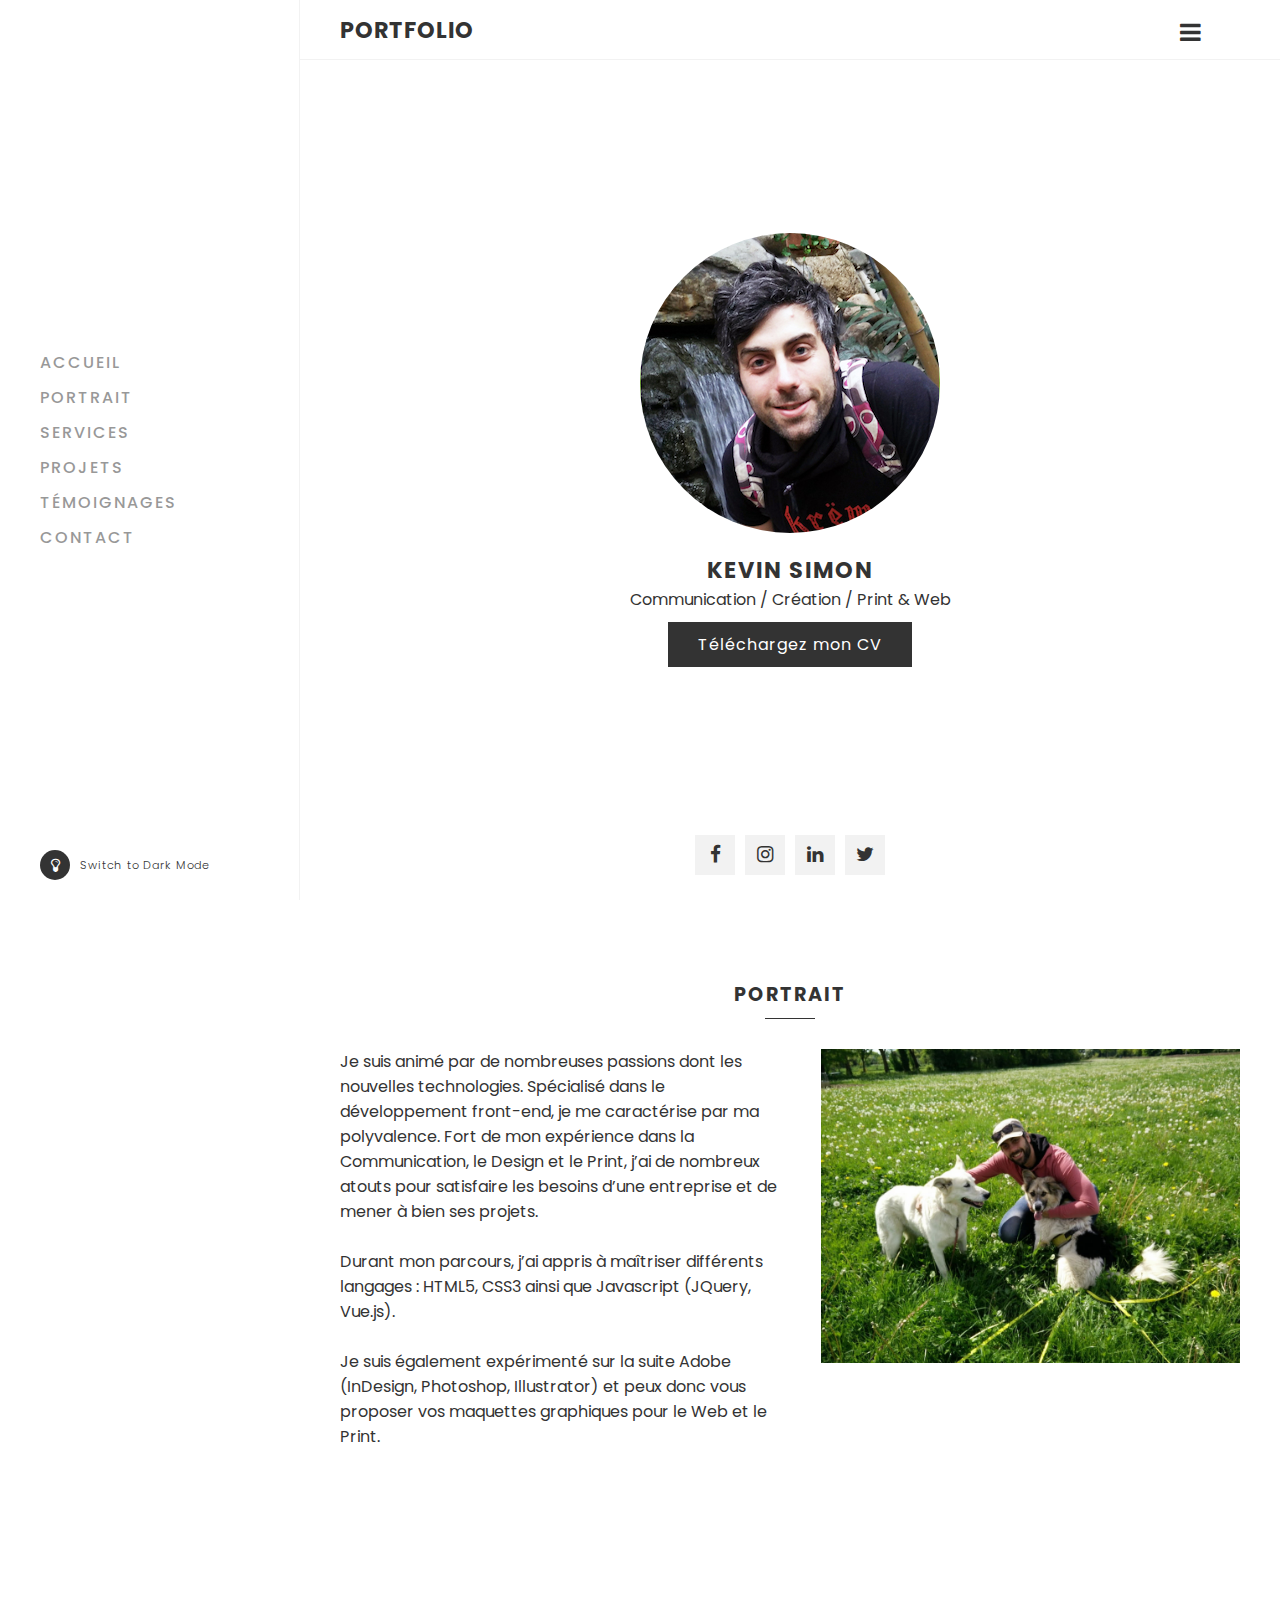
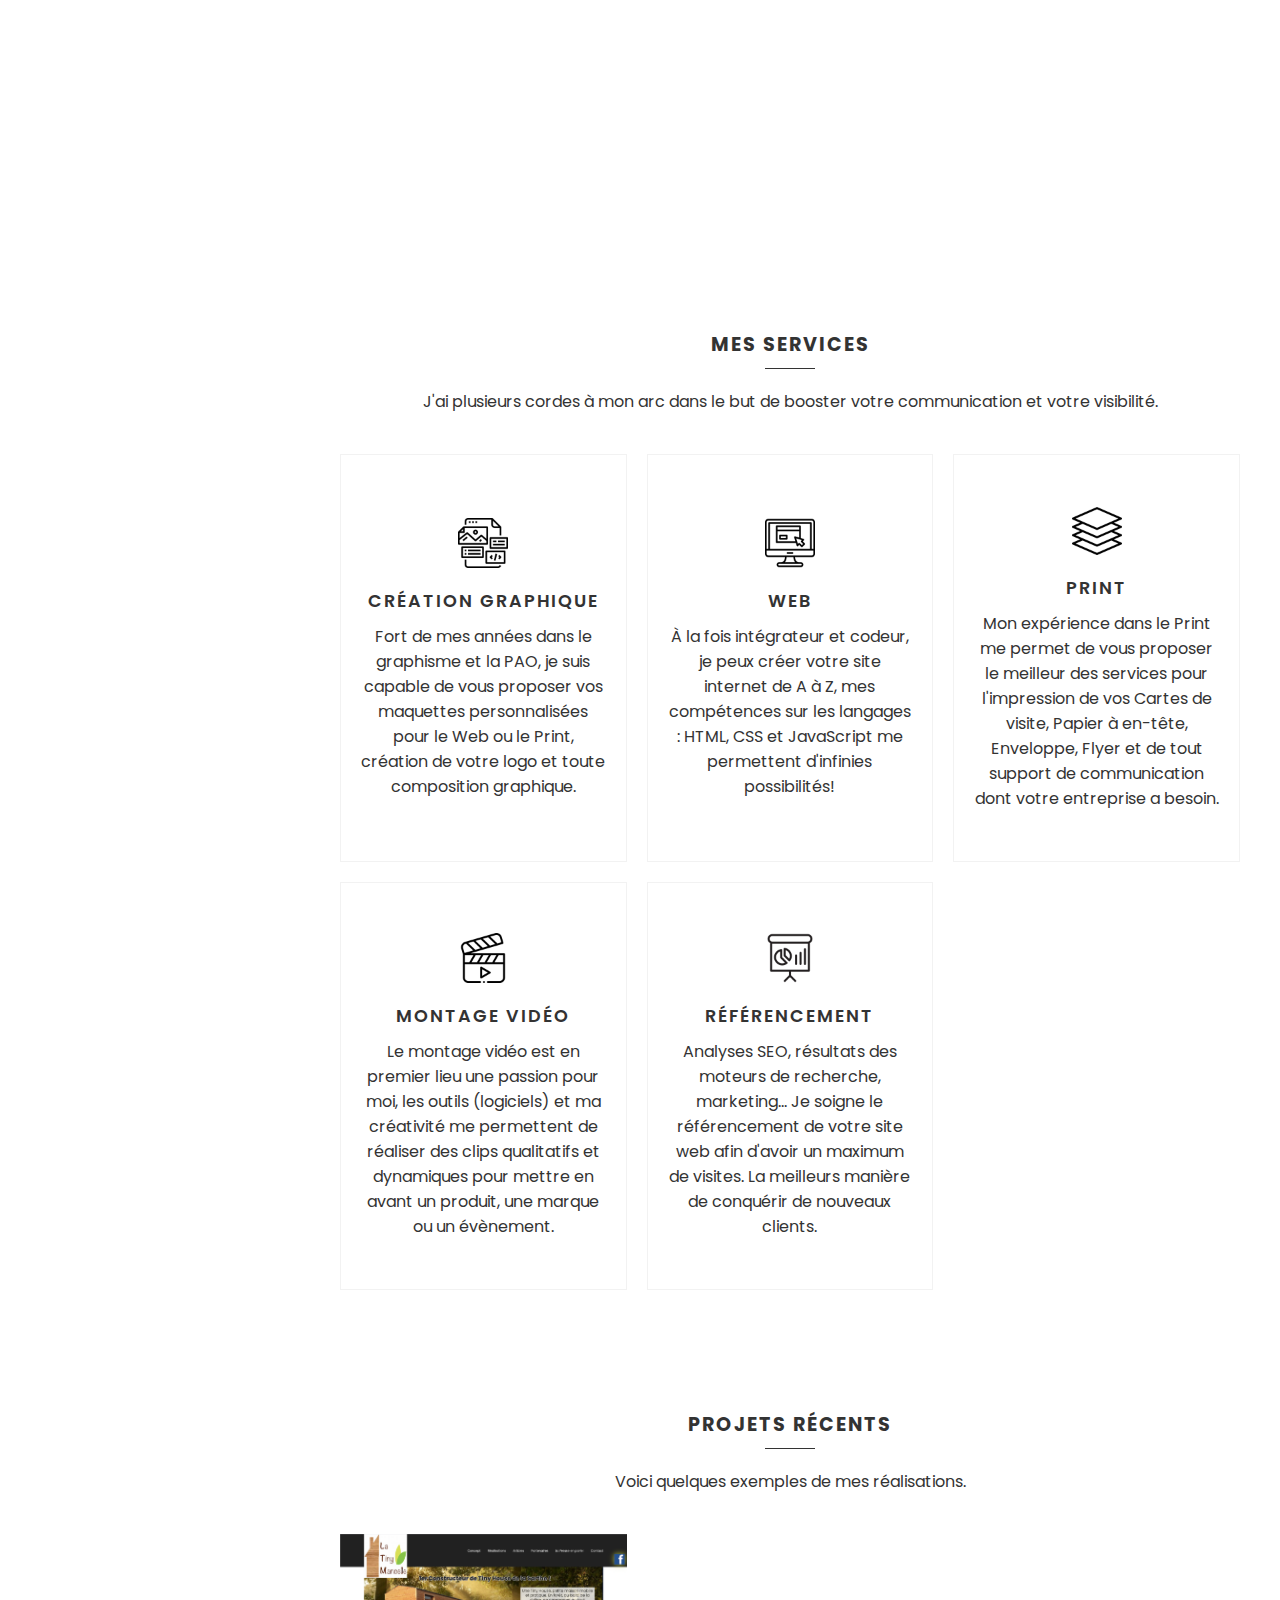
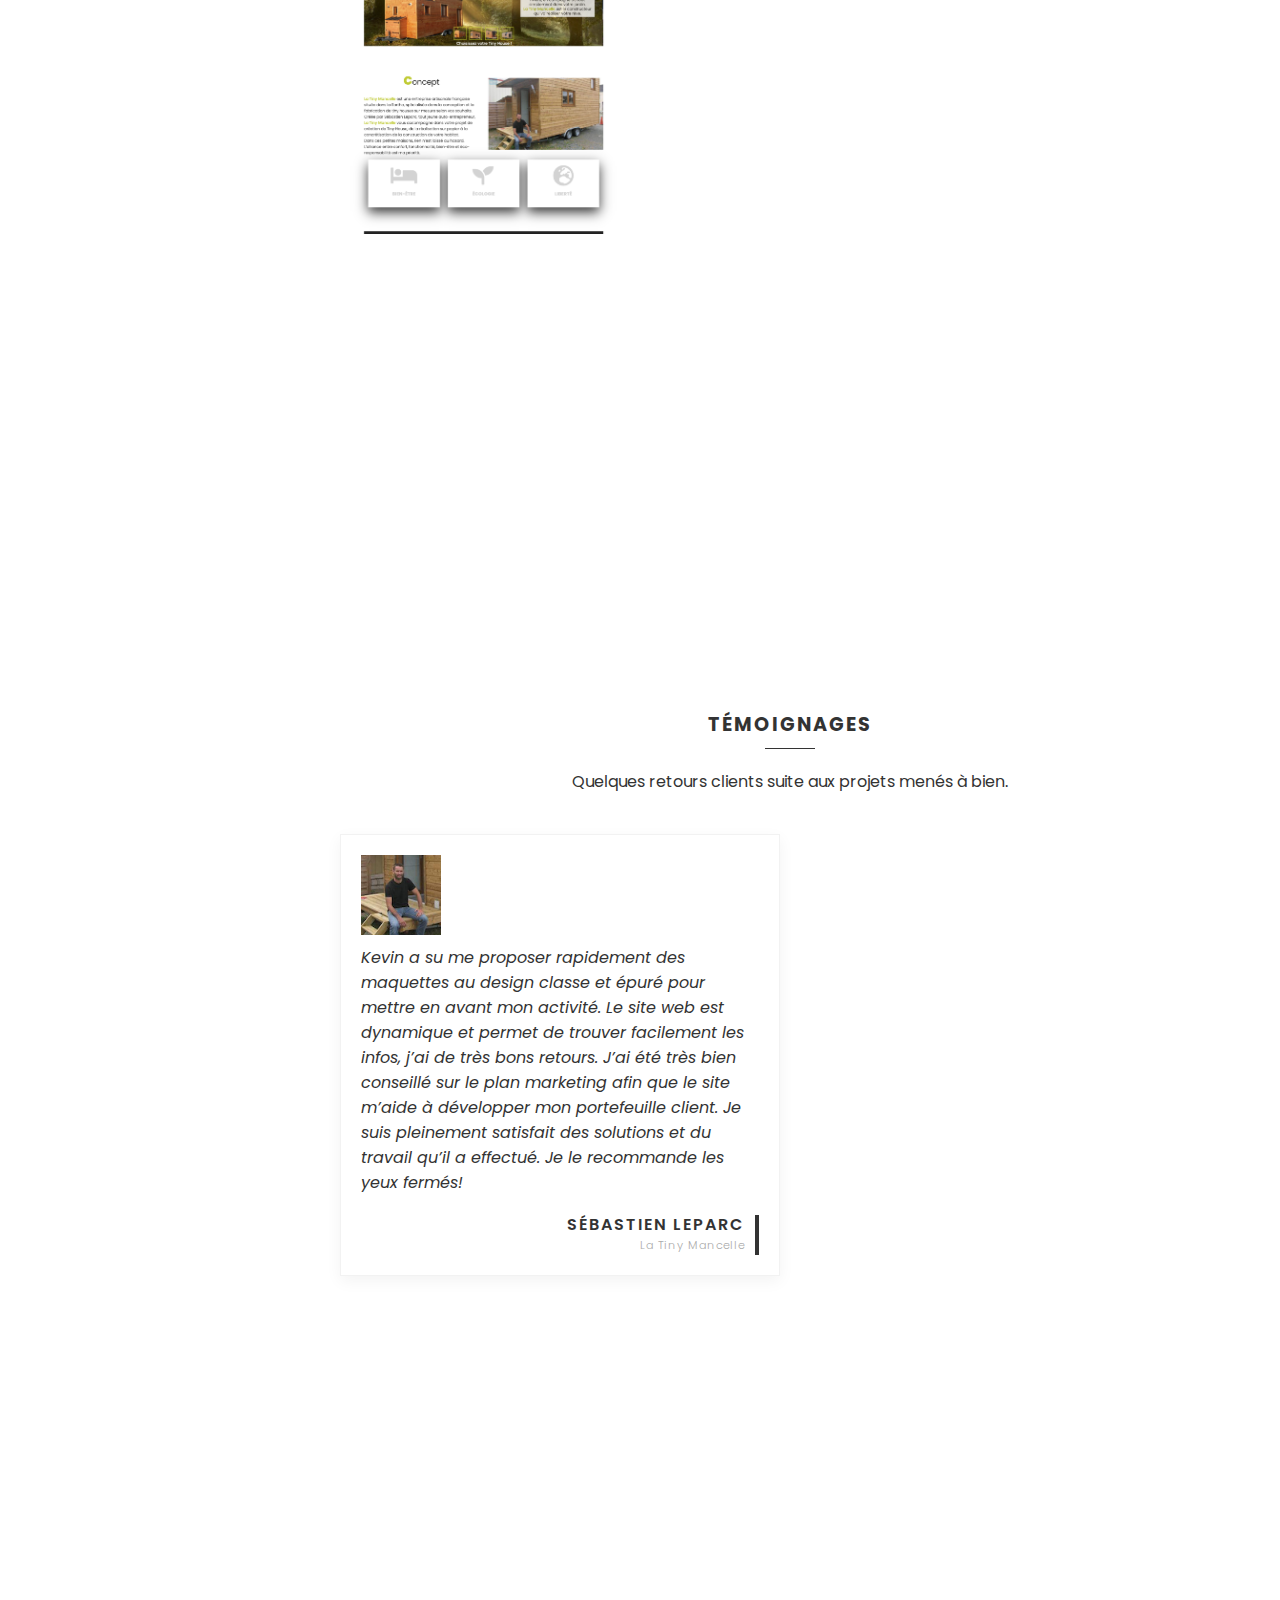
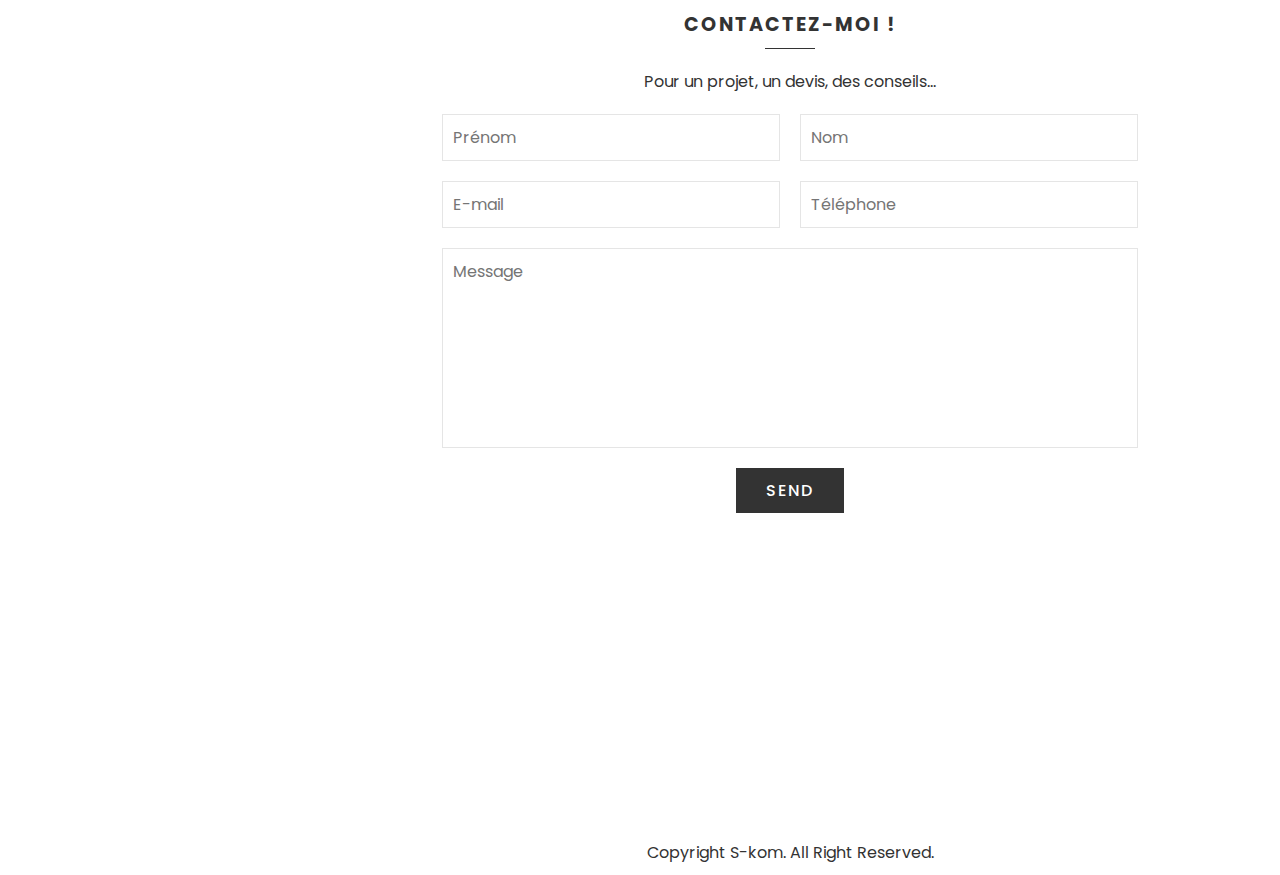
<file: index.html>
<!DOCTYPE html>
    <html>
        <head>
            <meta name="viewport" content="width=device-width, initial-scaled=1.0">
            <meta charset="utf-8" />
            <title>Portfolio Kevin SIMON</title>
            <link rel="stylesheet" href="https://cdnjs.cloudflare.com/ajax/libs/font-awesome/4.7.0/css/font-awesome.css" integrity="sha512-5A8nwdMOWrSz20fDsjczgUidUBR8liPYU+WymTZP1lmY9G6Oc7HlZv156XqnsgNUzTyMefFTcsFH/tnJE/+xBg==" crossorigin="anonymous" referrerpolicy="no-referrer" />
            <link rel="stylesheet" type="text/css" href="style.css">
        </head>

        <body>
           <div class="container">
               <div class="navigation">
                   <ul>
                       <li><a href="#banner" onclick="toggleMenu();">Accueil</a></li>
                       <li><a href="#about" onclick="toggleMenu();">Portrait</a></li>
                       <li><a href="#services" onclick="toggleMenu();">Services</a></li>
                       <li><a href="#project" onclick="toggleMenu();">Projets</a></li>
                       <li><a href="#testimonials" onclick="toggleMenu();">Témoignages</a></li>
                       <li><a href="#contact" onclick="toggleMenu();">Contact</a></li>
                   </ul>
                   <div class="themeSwitch"><i class="fa fa-lightbulb-o" aria-hidden="true"></i></div>
               </div>
               <div class="main">
                   <div class="topbar">
                       <a href="#" class="logo">Portfolio</a>
                       <div class="toggle">
                        <i class="fa fa-bars" aria-hidden="true"></i>
                       </div>
                   </div>

                   <!-- BANNER -->
                   <section class="banner" id="banner">
                       <div class="content">
                           <div class="imgBx">
                               <img src="img/user.jpg">
                           </div>
                           <h3>Kevin SIMON</h3>
                           <p>Communication / Création / Print & Web</p>
                           <a class="btn" href="cv.html">Téléchargez mon CV</a>
                           <ul class="socialMedia">
                               <li><a href="#"><i class="fa fa-facebook" aria-hidden="true"></i></a></li>
                               <li><a href="#"><i class="fa fa-instagram" aria-hidden="true"></i></a></li>
                               <li><a href="#"><i class="fa fa-linkedin" aria-hidden="true"></i></a></li>
                               <li><a href="#"><i class="fa fa-twitter" aria-hidden="true"></i></a></li>
                           </ul>
                       </div>
                   </section>

                   <!-- ABOUT --> 
                   <section class="about adjust" id="about">
                       <div class="title">
                           <h2>Portrait</h2>
                       </div>
                       <div class="content">
                           <div class="textBox">
                               <p>Je suis animé par de nombreuses passions dont les nouvelles technologies. Spécialisé dans le développement front-end, je me caractérise par ma polyvalence. Fort de mon expérience dans la Communication, le Design et le Print, j’ai de nombreux atouts pour satisfaire les besoins d’une entreprise et de mener à bien ses projets.
                                <br><br>
                                Durant mon parcours, j’ai appris à maîtriser différents langages : HTML5, CSS3 ainsi que Javascript (JQuery, Vue.js).
                                <br><br>
                                Je suis également expérimenté sur la suite Adobe (InDesign, Photoshop, Illustrator) et peux donc vous proposer vos maquettes graphiques pour le Web et le Print.</p>
                           </div>
                           <div class="imgBx">
                               <img src="img/bg1.jpg">
                           </div>
                       </div>
                   </section>

                   <!-- SERVICES --> 
                   <section class="services adjust" id="services">
                        <div class="title">
                            <h2>Mes Services</h2>
                            <p>J'ai plusieurs cordes à mon arc dans le but de booster votre communication et votre visibilité.</p>
                        </div>
                        <div class="content">
                            <div class="serviceBox">
                                <img src="img/icon1.png">
                                <h2>Création Graphique</h2>
                                <p>Fort de mes années dans le graphisme et la PAO, je suis capable de vous proposer vos maquettes personnalisées pour le Web ou le Print, création de votre logo et toute composition graphique.</p>
                            </div>
                            <div class="serviceBox">
                                <img src="img/icon2.png">
                                <h2>Web</h2>
                                <p>À la fois intégrateur et codeur, je peux créer votre site internet de A à Z, mes compétences sur les langages : HTML, CSS et JavaScript me permettent d'infinies possibilités!</p>
                            </div>
                            <div class="serviceBox">
                                <img src="img/icon3.png">
                                <h2>Print</h2>
                                <p>Mon expérience dans le Print me permet de vous proposer le meilleur des services pour l'impression de vos Cartes de visite, Papier à en-tête, Enveloppe, Flyer et de tout support de communication dont votre entreprise a besoin.</p>
                            </div>
                            <div class="serviceBox">
                                <img src="img/icon4.png">
                                <h2>Montage Vidéo</h2>
                                <p>Le montage vidéo est en premier lieu une passion pour moi, les outils (logiciels) et ma créativité me permettent de réaliser des clips qualitatifs et dynamiques pour mettre en avant un produit, une marque ou un évènement.</p>
                            </div>
                            <!--
                            <div class="serviceBox">
                                <img src="img/icon5.png">
                                <h2>Rédactionnel (FR)</h2>
                                <p>Le Français est un sujet vaste et complexe, je propose également mes services pour rédiger des articles pour mettre en avant votre image.</p>
                            </div>
                            -->
                            <div class="serviceBox">
                                <img src="img/icon6.png">
                                <h2>Référencement</h2>
                                <p>Analyses SEO, résultats des moteurs de recherche, marketing... Je soigne le référencement de votre site web afin d'avoir un maximum de visites. La meilleurs manière de conquérir de nouveaux clients.</p>
                            </div>
                        </div>
                   </section>

                    <!-- PROJECTS --> 
                    <section class="project adjust" id="project">
                        <div class="title">
                            <h2>Projets récents</h2>
                            <p>Voici quelques exemples de mes réalisations.</p>
                        </div>
                        <div class="content">
                            <div class="workBx">
                                <div class="imgBx">
                                    <img src="img/projets/projet1.png">
                                </div>
                                <div class="textBx">
                                    <h3>tinymancelle.fr</h3>
                                    <p>Site vitrine pour un constructeur de Tiny House.<br>Code HTML5, CSS3 et Javascript. Animations CSS. Bannière ludique.</p>
                                    <div class="visite"><a href="https://tinymancelle.fr/" target="_blank">VISITE</a></div>
                                </div>
                            </div>
                            <!--
                            <div class="workBx">
                                <div class="imgBx">
                                    <img src="img/img2.jpg">
                                </div>
                                <div class="textBx">
                                    <h3>Projet 2</h3>
                                </div>
                            </div>
                            <div class="workBx">
                                <div class="imgBx">
                                    <img src="img/img3.jpg">
                                </div>
                                <div class="textBx">
                                    <h3>Projet 3</h3>
                                </div>
                            </div>
                            <div class="workBx">
                                <div class="imgBx">
                                    <img src="img/img4.jpg">
                                </div>
                                <div class="textBx">
                                    <h3>Projet 4</h3>
                                </div>
                            </div>
                            <div class="workBx">
                                <div class="imgBx">
                                    <img src="img/img5.jpg">
                                </div>
                                <div class="textBx">
                                    <h3>Projet 5</h3>
                                </div>
                            </div>
                            <div class="workBx">
                                <div class="imgBx">
                                    <img src="img/img6.jpg">
                                </div>
                                <div class="textBx">
                                    <h3>Projet 6</h3>
                                </div>
                            </div>
                            <div class="workBx">
                                <div class="imgBx">
                                    <img src="img/img7.jpg">
                                </div>
                                <div class="textBx">
                                    <h3>Projet 7</h3>
                                </div>
                            </div>
                            <div class="workBx">
                                <div class="imgBx">
                                    <img src="img/img8.jpg">
                                </div>
                                <div class="textBx">
                                    <h3>Projet 8</h3>
                                </div>
                            </div>
                            <div class="workBx">
                                <div class="imgBx">
                                    <img src="img/img9.jpg">
                                </div>
                                <div class="textBx">
                                    <h3>Projet 9</h3>
                                </div>
                            </div>
                            -->
                        </div>
                    </section>

                    <!-- TESTIMONIALS --> 
                    <section class="testimonials adjust" id="testimonials">
                        <div class="title">
                            <h2>Témoignages</h2>
                            <p>Quelques retours clients suite aux projets menés à bien.</p>
                        </div>
                        <div class="content">
                            <div class="testimonialsBox">
                                <div class="imgBx">
                                    <img src="img/user1.jpg">
                                </div>
                                <p>Kevin a su me proposer rapidement des maquettes au design classe et épuré pour mettre en avant mon activité. Le site web est dynamique et permet de trouver facilement les infos, j’ai de très bons retours. J’ai été très bien conseillé sur le plan marketing afin que le site m’aide à développer mon portefeuille client. Je suis pleinement satisfait des solutions et du travail qu’il a effectué. Je le recommande les yeux fermés!</p>
                                <h4>Sébastien LEPARC<br><span>La Tiny Mancelle</span></h4>
                            </div>
                            <!--
                            <div class="testimonialsBox">
                                <div class="imgBx">
                                    <img src="img/user2.jpg">
                                </div>
                                <p>Lorem ipsum dolor sit amet consectetur adipisicing elit. Fugiat, quia accusantium! Enim laudantium, tempore voluptatem optio adipisci, temporibus eum error dolorem velit ipsum labore recusandae aliquid impedit. Reiciendis, harum eligendi.</p>
                                <h4>Someone Famouse<br><span>Website Designer</span></h4>
                            </div>
                            <div class="testimonialsBox">
                                <div class="imgBx">
                                    <img src="img/user3.jpg">
                                </div>
                                <p>Lorem ipsum dolor sit amet consectetur adipisicing elit. Fugiat, quia accusantium! Enim laudantium, tempore voluptatem optio adipisci, temporibus eum error dolorem velit ipsum labore recusandae aliquid impedit. Reiciendis, harum eligendi.</p>
                                <h4>Someone Famouse<br><span>Website Designer</span></h4>
                            </div>
                            <div class="testimonialsBox">
                                <div class="imgBx">
                                    <img src="img/user1.jpg">
                                </div>
                                <p>Lorem ipsum dolor sit amet consectetur adipisicing elit. Fugiat, quia accusantium! Enim laudantium, tempore voluptatem optio adipisci, temporibus eum error dolorem velit ipsum labore recusandae aliquid impedit. Reiciendis, harum eligendi.</p>
                                <h4>Someone Famouse<br><span>Website Designer</span></h4>
                            </div>
                            -->
                        </div>
                    </section>

                     <!-- CONTACT --> 
                     <section class="contact adjust" id="contact">
                        <div class="title">
                            <h2>Contactez-moi !</h2>
                            <p>Pour un projet, un devis, des conseils...</p>
                        </div>
                        <form action="/kevinsimon.pro@gmail.com" method="post">
                            <div class="contactForm">
                                <div class="row">
                                    <input type="text" name="" placeholder="Prénom">
                                    <input type="text" name="" placeholder="Nom">
                                </div>
                                <div class="row">
                                    <input type="text" name="" placeholder="E-mail">
                                    <input type="text" name="" placeholder="Téléphone">
                                </div>
                                <div class="row2">
                                    <textarea placeholder="Message"></textarea>
                                </div>
                                <div class="row2">
                                    <input type="submit" value="Send">
                                </div>
                            </div>
                        </form>
                     </section>

                     <!-- COPYRIGHT -->
                     <div class="copyright">
                         <p>Copyright S-kom. All Right Reserved.</p>
                     </div>

               </div>
           </div>

           <script>
               let toggle = document.querySelector('.toggle');
               let topbar = document.querySelector('.topbar');
               let navigation = document.querySelector('.navigation');
               let main = document.querySelector('.main');
               let themeSwitch = document.querySelector('.themeSwitch');
               let body = document.querySelector('body');
               toggle.onclick = function(){
                   toggle.classList.toggle('active');
                   topbar.classList.toggle('active');
                   navigation.classList.toggle('active');
                   main.classList.toggle('active');
               }

               //theme switch
               themeSwitch.onclick = function(){
                    body.classList.toggle('dark')
               }

               //fix menu active class issue for mobile device
               function toggleMenu(){
                let navigation = document.querySelector('.navigation');
                let main = document.querySelector('.main');
                navigation.classList.remove('active');
                main.classList.remove('active');
               }
           </script>
        </body>
    </html>
</file>
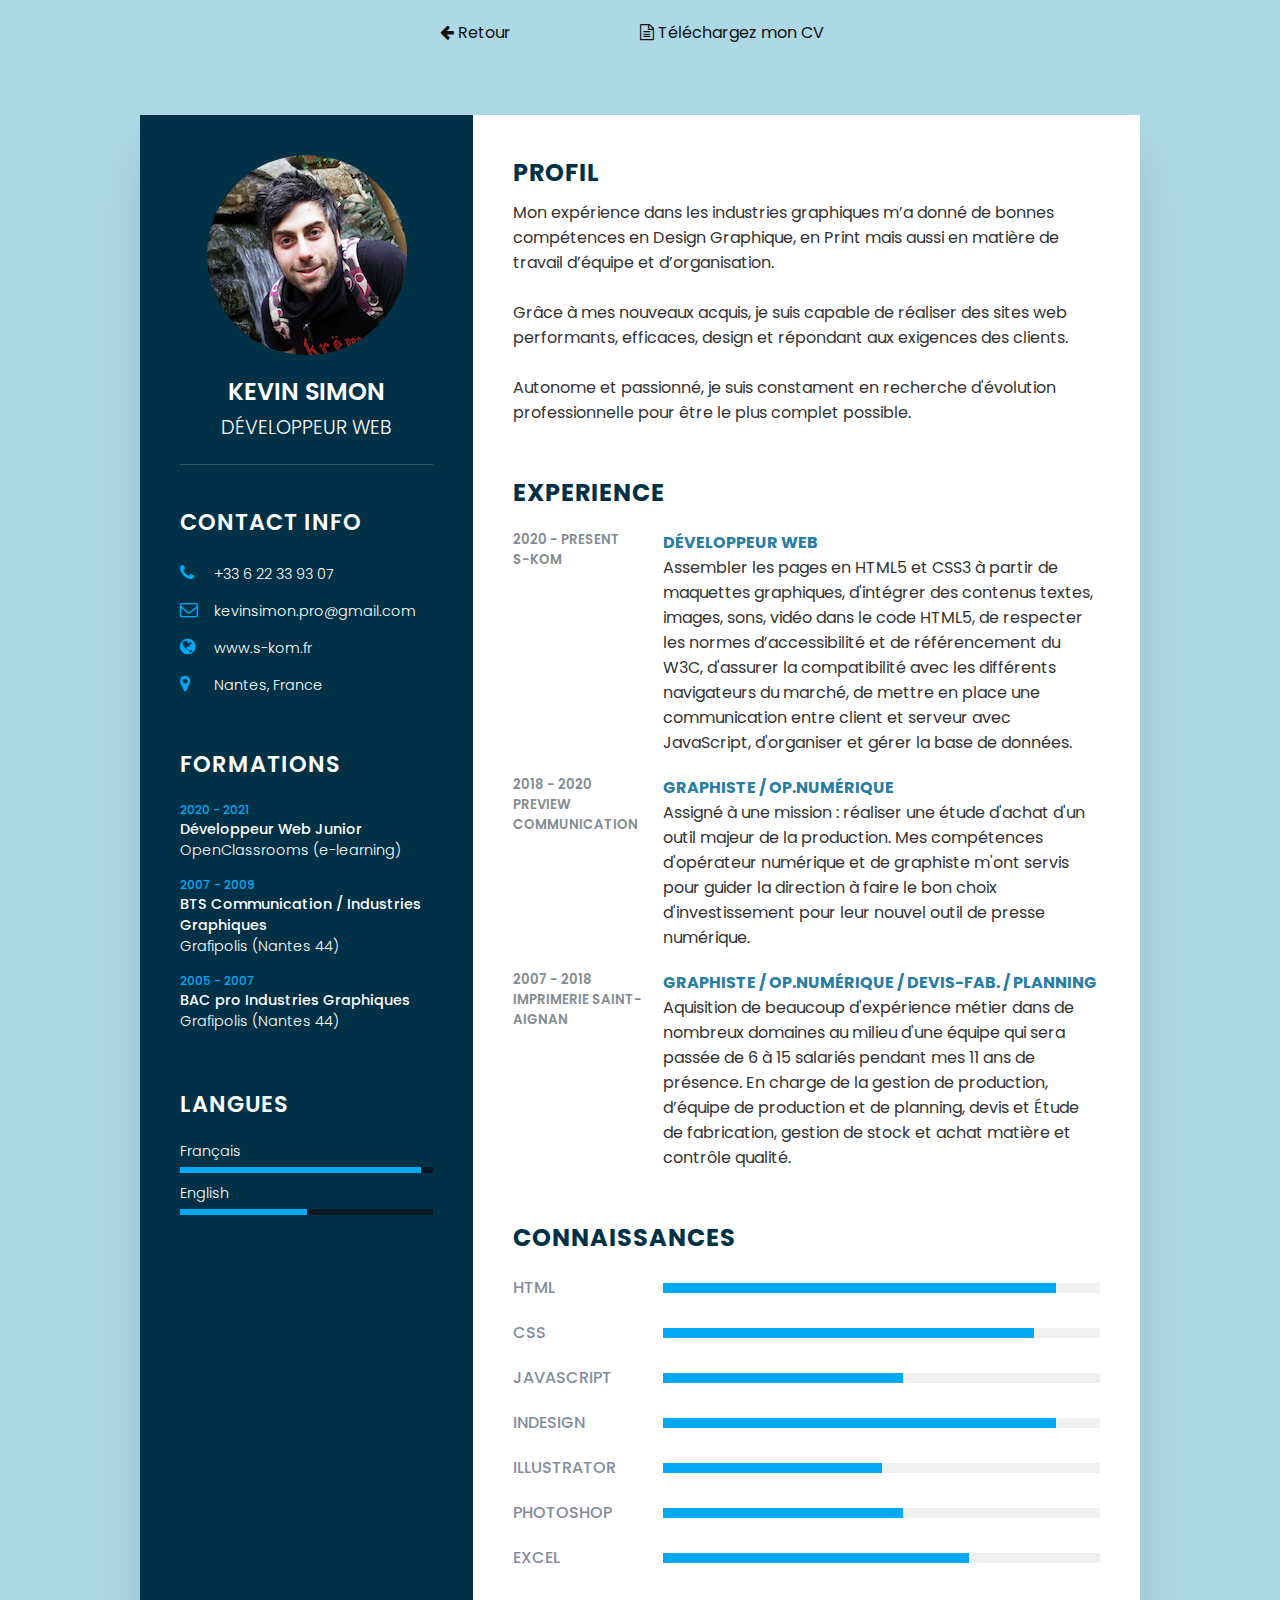
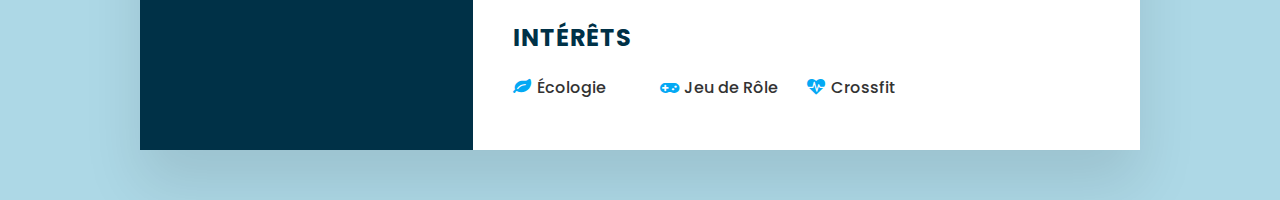
<file: cv.html>
<!DOCTYPE html>
    <html>
        <head>
            <meta name="viewport" content="width=device-width, initial-scaled=1.0">
            <meta charset="utf-8" />
            <title>CV Kevin SIMON</title>
            <link rel="stylesheet" href="https://cdnjs.cloudflare.com/ajax/libs/font-awesome/4.7.0/css/font-awesome.css" integrity="sha512-5A8nwdMOWrSz20fDsjczgUidUBR8liPYU+WymTZP1lmY9G6Oc7HlZv156XqnsgNUzTyMefFTcsFH/tnJE/+xBg==" crossorigin="anonymous" referrerpolicy="no-referrer" />
            <link rel="stylesheet" type="text/css" href="style.css">
        </head>

        <body class="body_CV">
            <div class="nav_CV">
                <a href="index.html" class="mainWebsite"><i class="fa fa-arrow-left" aria-hidden="true"></i> Retour</a>
                <a href="DDL/CV_KevinSIMON.png" target="_blank" class="mainWebsite"><i class="fa fa-file-text-o" aria-hidden="true"></i> Téléchargez mon CV</a>
            </div>
             
            <div class="container_CV">
                <div class="left_Side">
                    <div class="profileText">
                        <div class="imgBx">
                            <img src="img/img.jpg">
                        </div>
                        <h2>Kevin SIMON<br><span>Développeur Web</span></h2>
                    </div>

                    <div class="contactInfo">
                        <h3 class="title_CV">Contact Info</h3>
                        <ul>
                            <li>
                                <span class="icon"><i class="fa fa-phone" aria-hidden="true"></i></span>
                                <span class="text">+33 6 22 33 93 07</span>
                            </li>
                            <li>
                                <span class="icon"><i class="fa fa-envelope-o" aria-hidden="true"></i></span>
                                <span class="text">kevinsimon.pro@gmail.com</span>
                            </li>
                            <li>
                                <span class="icon"><i class="fa fa-globe" aria-hidden="true"></i></span>
                                <span class="text">www.s-kom.fr</span>
                            </li>
                            <!--
                            <li>
                                <span class="icon"><i class="fa fa-linkedin" aria-hidden="true"></i></span>
                                <span class="text">www.linkedin.com/me</span>
                            </li>
                            -->
                            <li>
                                <span class="icon"><i class="fa fa-map-marker" aria-hidden="true"></i></span>
                                <span class="text">Nantes, France</span>
                            </li>
                        </ul>
                    </div>

                    <div class="contactInfo education">
                        <h3 class="title_CV">Formations</h3>
                        <ul>
                            <li>
                                <h5>2020 - 2021</h5>
                                <h4>Développeur Web Junior</h4>
                                <h4>OpenClassrooms (e-learning)</h4>
                            </li>
                            <li>
                                <h5>2007 - 2009</h5>
                                <h4>BTS Communication / Industries Graphiques</h4>
                                <h4>Grafipolis (Nantes 44)</h4>
                            </li>
                            <li>
                                <h5>2005 - 2007</h5>
                                <h4>BAC pro Industries Graphiques</h4>
                                <h4>Grafipolis (Nantes 44)</h4>
                            </li>
                        </ul>
                    </div>

                    <div class="contactInfo language">
                        <h3 class="title_CV">Langues</h3>
                        <ul>
                            <li>
                                <span class="text">Français</span>
                                <span class="percent">
                                    <div style="width: 95%;"></div>
                                </span>
                            </li>
                            <li>
                                <span class="text">English</span>
                                <span class="percent">
                                    <div style="width: 50%;"></div>
                                </span>
                            </li>
                        </ul>
                    </div>
                </div>

                <div class="right_Side">
                    <div class="about">
                        <h2 class="title2_CV">Profil</h2>
                        <p>Mon expérience dans les industries graphiques m’a donné de bonnes compétences en Design Graphique, en Print mais aussi en matière de travail d’équipe et d’organisation.<br><br>Grâce à mes nouveaux acquis, je suis capable de réaliser des sites web performants, efficaces, design et répondant aux exigences des clients.<br><br>Autonome et passionné, je suis constament en recherche d'évolution professionnelle pour être le plus complet possible.</p>
                    </div>
                    <div class="about">
                        <h2 class="title2_CV">Experience</h2>

                        <div class="box">
                            <div class="year_company">
                                <h5>2020 - Present</h5>
                                <h5>S-kom</h5>
                            </div>
                            <div class="text">
                                <h4>Développeur Web</h4>
                                <p>Assembler les pages en HTML5 et CSS3 à partir de maquettes graphiques, d'intégrer des contenus textes, images, sons, vidéo dans le code HTML5, de respecter les normes d’accessibilité et de référencement du W3C, d'assurer la compatibilité avec les différents navigateurs du marché, de mettre en place une communication entre client et serveur avec JavaScript, d'organiser et gérer la base de données.</p>
                            </div>
                        </div>

                        <div class="box">
                            <div class="year_company">
                                <h5>2018 - 2020</h5>
                                <h5>Preview Communication</h5>
                            </div>
                            <div class="text">
                                <h4>Graphiste / Op.Numérique</h4>
                                <p>Assigné à une mission : réaliser une étude d'achat d'un outil majeur de la production. Mes compétences d'opérateur numérique et de graphiste m'ont servis pour guider la direction à faire le bon choix d'investissement pour leur nouvel outil de presse numérique.</p>
                            </div>
                        </div>

                        <div class="box">
                            <div class="year_company">
                                <h5>2007 - 2018</h5>
                                <h5>Imprimerie Saint-Aignan</h5>
                            </div>
                            <div class="text">
                                <h4>Graphiste / Op.Numérique / Devis-Fab. / Planning</h4>
                                <p>Aquisition de beaucoup d'expérience métier dans de nombreux domaines au milieu d'une équipe qui sera passée de 6 à 15 salariés pendant mes 11 ans de présence. En charge de la gestion de production, d’équipe de production et de planning, devis et Étude de fabrication, gestion de stock et achat matière et contrôle qualité.</p>
                            </div>
                        </div>

                    </div>

                    <div class="about skills">
                        <h2 class="title2_CV">Connaissances</h2>
                        <div class="box">
                            <h4>HTML</h4>
                            <div class="percent">
                                <div style="width: 90%;"></div>
                            </div>
                        </div>
                        <div class="box">
                            <h4>CSS</h4>
                            <div class="percent">
                                <div style="width: 85%;"></div>
                            </div>
                        </div>
                        <div class="box">
                            <h4>JavaScript</h4>
                            <div class="percent">
                                <div style="width: 55%;"></div>
                            </div>
                        </div>
                        <div class="box">
                            <h4>InDesign</h4>
                            <div class="percent">
                                <div style="width: 90%;"></div>
                            </div>
                        </div>
                        <div class="box">
                            <h4>Illustrator</h4>
                            <div class="percent">
                                <div style="width: 50%;"></div>
                            </div>
                        </div>
                        <div class="box">
                            <h4>Photoshop</h4>
                            <div class="percent">
                                <div style="width: 55%;"></div>
                            </div>
                        </div>
                        <div class="box">
                            <h4>Excel</h4>
                            <div class="percent">
                                <div style="width: 70%;"></div>
                            </div>
                        </div>
                    </div> 

                    <div class="about interest">
                        <h2 class="title2_CV">Intérêts</h2>
                        <ul>
                            <li><i class="fa fa-leaf" aria-hidden="true"></i> Écologie</li>
                            <li><i class="fa fa-gamepad" aria-hidden="true"></i> Jeu de Rôle</li>
                            <li><i class="fa fa-heartbeat" aria-hidden="true"></i> Crossfit</li>
                        </ul>
                    </div>
                </div>
            </div>
        </body>
    </html>
</file>
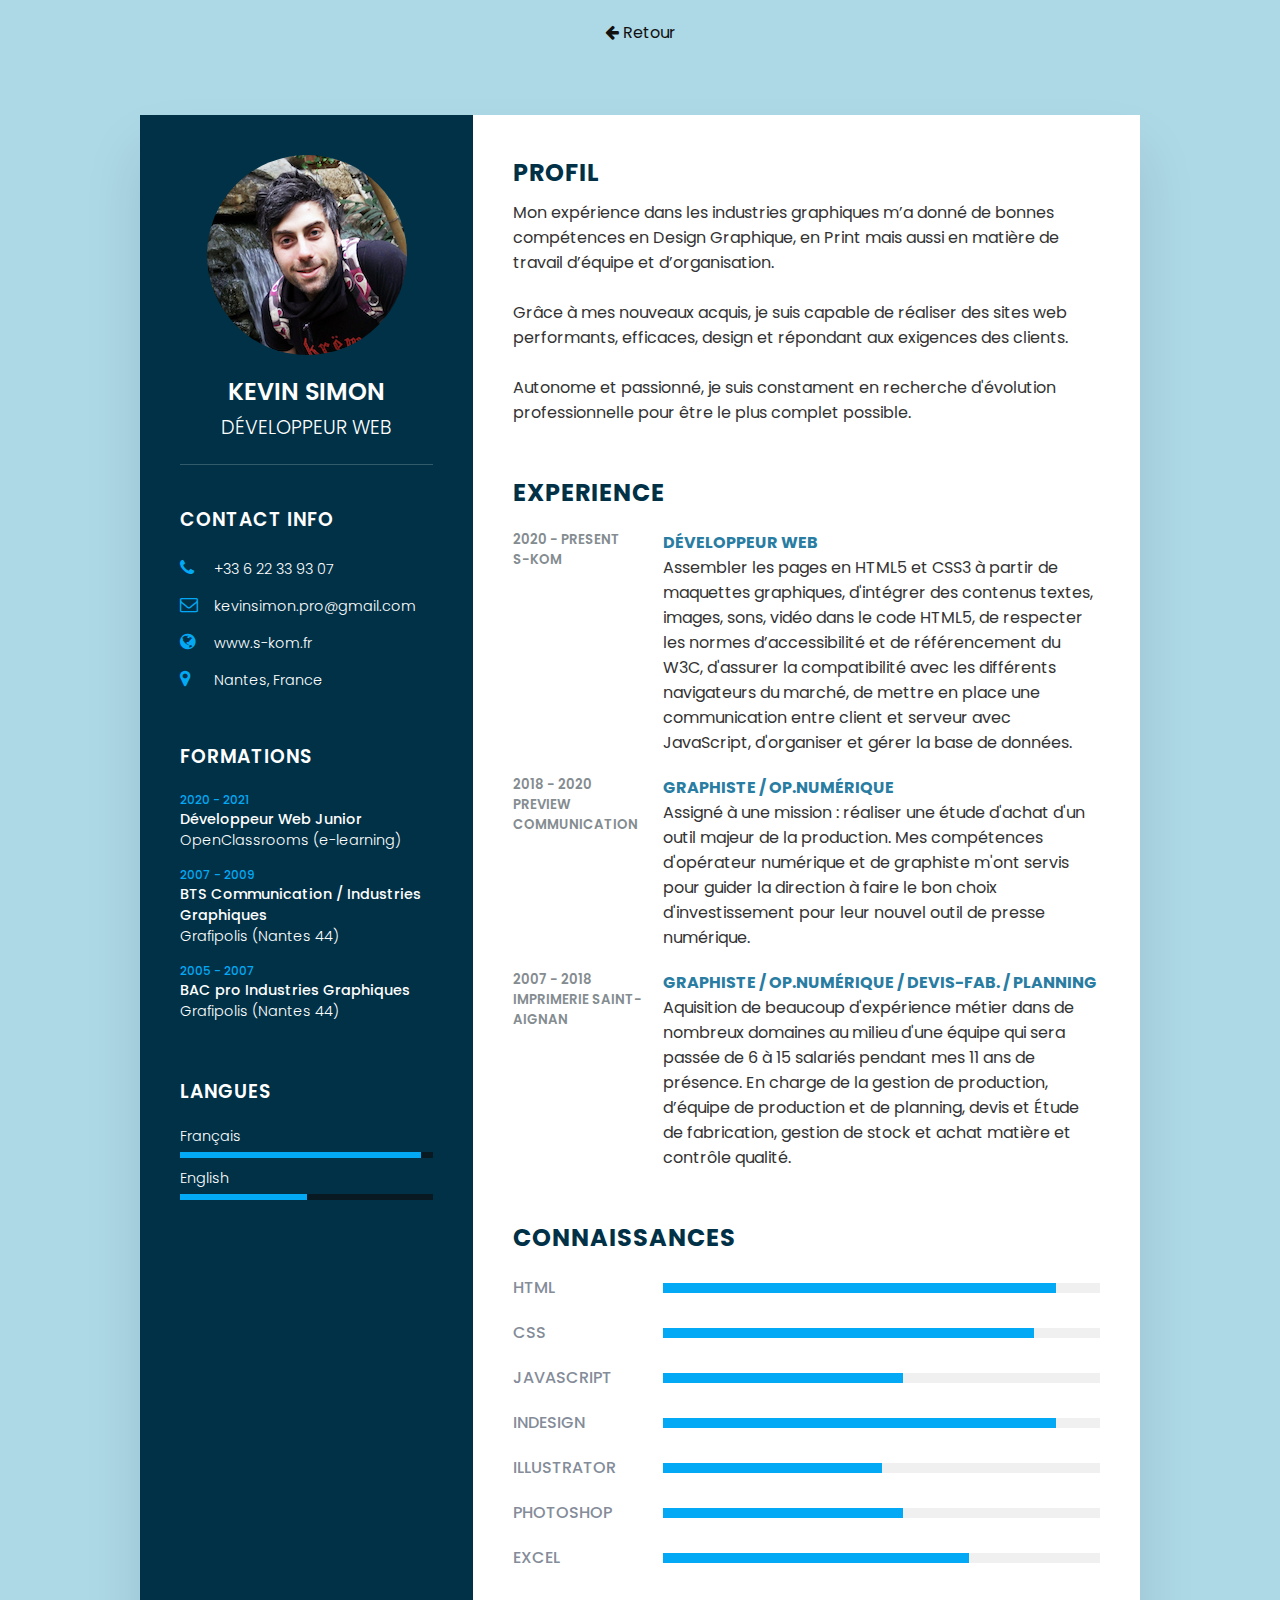
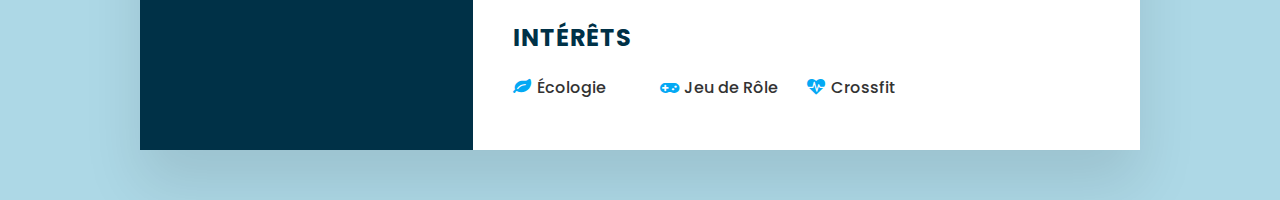
<file: CV/cv.html>
<!DOCTYPE html>
    <html>
        <head>
            <meta name="viewport" content="width=device-width, initial-scaled=1.0">
            <meta charset="utf-8" />
            <title>CV Kevin SIMON</title>
            <link rel="stylesheet" href="https://cdnjs.cloudflare.com/ajax/libs/font-awesome/4.7.0/css/font-awesome.css" integrity="sha512-5A8nwdMOWrSz20fDsjczgUidUBR8liPYU+WymTZP1lmY9G6Oc7HlZv156XqnsgNUzTyMefFTcsFH/tnJE/+xBg==" crossorigin="anonymous" referrerpolicy="no-referrer" />
            <link rel="stylesheet" type="text/css" href="style.css">
        </head>

        <body>
            <a href="../index.html" class="mainWebsite"><i class="fa fa-arrow-left" aria-hidden="true"></i> Retour</a>
             
            <div class="container">
                <div class="left_Side">
                    <div class="profileText">
                        <div class="imgBx">
                            <img src="img.jpg">
                        </div>
                        <h2>Kevin SIMON<br><span>Développeur Web</span></h2>
                    </div>

                    <div class="contactInfo">
                        <h3 class="title">Contact Info</h3>
                        <ul>
                            <li>
                                <span class="icon"><i class="fa fa-phone" aria-hidden="true"></i></span>
                                <span class="text">+33 6 22 33 93 07</span>
                            </li>
                            <li>
                                <span class="icon"><i class="fa fa-envelope-o" aria-hidden="true"></i></span>
                                <span class="text">kevinsimon.pro@gmail.com</span>
                            </li>
                            <li>
                                <span class="icon"><i class="fa fa-globe" aria-hidden="true"></i></span>
                                <span class="text">www.s-kom.fr</span>
                            </li>
                            <!--
                            <li>
                                <span class="icon"><i class="fa fa-linkedin" aria-hidden="true"></i></span>
                                <span class="text">www.linkedin.com/me</span>
                            </li>
                            -->
                            <li>
                                <span class="icon"><i class="fa fa-map-marker" aria-hidden="true"></i></span>
                                <span class="text">Nantes, France</span>
                            </li>
                        </ul>
                    </div>

                    <div class="contactInfo education">
                        <h3 class="title">Formations</h3>
                        <ul>
                            <li>
                                <h5>2020 - 2021</h5>
                                <h4>Développeur Web Junior</h4>
                                <h4>OpenClassrooms (e-learning)</h4>
                            </li>
                            <li>
                                <h5>2007 - 2009</h5>
                                <h4>BTS Communication / Industries Graphiques</h4>
                                <h4>Grafipolis (Nantes 44)</h4>
                            </li>
                            <li>
                                <h5>2005 - 2007</h5>
                                <h4>BAC pro Industries Graphiques</h4>
                                <h4>Grafipolis (Nantes 44)</h4>
                            </li>
                        </ul>
                    </div>

                    <div class="contactInfo language">
                        <h3 class="title">Langues</h3>
                        <ul>
                            <li>
                                <span class="text">Français</span>
                                <span class="percent">
                                    <div style="width: 95%;"></div>
                                </span>
                            </li>
                            <li>
                                <span class="text">English</span>
                                <span class="percent">
                                    <div style="width: 50%;"></div>
                                </span>
                            </li>
                        </ul>
                    </div>
                </div>

                <div class="right_Side">
                    <div class="about">
                        <h2 class="title2">Profil</h2>
                        <p>Mon expérience dans les industries graphiques m’a donné de bonnes compétences en Design Graphique, en Print mais aussi en matière de travail d’équipe et d’organisation.<br><br>Grâce à mes nouveaux acquis, je suis capable de réaliser des sites web performants, efficaces, design et répondant aux exigences des clients.<br><br>Autonome et passionné, je suis constament en recherche d'évolution professionnelle pour être le plus complet possible.</p>
                    </div>
                    <div class="about">
                        <h2 class="title2">Experience</h2>

                        <div class="box">
                            <div class="year_company">
                                <h5>2020 - Present</h5>
                                <h5>S-kom</h5>
                            </div>
                            <div class="text">
                                <h4>Développeur Web</h4>
                                <p>Assembler les pages en HTML5 et CSS3 à partir de maquettes graphiques, d'intégrer des contenus textes, images, sons, vidéo dans le code HTML5, de respecter les normes d’accessibilité et de référencement du W3C, d'assurer la compatibilité avec les différents navigateurs du marché, de mettre en place une communication entre client et serveur avec JavaScript, d'organiser et gérer la base de données.</p>
                            </div>
                        </div>

                        <div class="box">
                            <div class="year_company">
                                <h5>2018 - 2020</h5>
                                <h5>Preview Communication</h5>
                            </div>
                            <div class="text">
                                <h4>Graphiste / Op.Numérique</h4>
                                <p>Assigné à une mission : réaliser une étude d'achat d'un outil majeur de la production. Mes compétences d'opérateur numérique et de graphiste m'ont servis pour guider la direction à faire le bon choix d'investissement pour leur nouvel outil de presse numérique.</p>
                            </div>
                        </div>

                        <div class="box">
                            <div class="year_company">
                                <h5>2007 - 2018</h5>
                                <h5>Imprimerie Saint-Aignan</h5>
                            </div>
                            <div class="text">
                                <h4>Graphiste / Op.Numérique / Devis-Fab. / Planning</h4>
                                <p>Aquisition de beaucoup d'expérience métier dans de nombreux domaines au milieu d'une équipe qui sera passée de 6 à 15 salariés pendant mes 11 ans de présence. En charge de la gestion de production, d’équipe de production et de planning, devis et Étude de fabrication, gestion de stock et achat matière et contrôle qualité.</p>
                            </div>
                        </div>

                    </div>

                    <div class="about skills">
                        <h2 class="title2">Connaissances</h2>
                        <div class="box">
                            <h4>HTML</h4>
                            <div class="percent">
                                <div style="width: 90%;"></div>
                            </div>
                        </div>
                        <div class="box">
                            <h4>CSS</h4>
                            <div class="percent">
                                <div style="width: 85%;"></div>
                            </div>
                        </div>
                        <div class="box">
                            <h4>JavaScript</h4>
                            <div class="percent">
                                <div style="width: 55%;"></div>
                            </div>
                        </div>
                        <div class="box">
                            <h4>InDesign</h4>
                            <div class="percent">
                                <div style="width: 90%;"></div>
                            </div>
                        </div>
                        <div class="box">
                            <h4>Illustrator</h4>
                            <div class="percent">
                                <div style="width: 50%;"></div>
                            </div>
                        </div>
                        <div class="box">
                            <h4>Photoshop</h4>
                            <div class="percent">
                                <div style="width: 55%;"></div>
                            </div>
                        </div>
                        <div class="box">
                            <h4>Excel</h4>
                            <div class="percent">
                                <div style="width: 70%;"></div>
                            </div>
                        </div>
                    </div> 

                    <div class="about interest">
                        <h2 class="title2">Intérêts</h2>
                        <ul>
                            <li><i class="fa fa-leaf" aria-hidden="true"></i> Écologie</li>
                            <li><i class="fa fa-gamepad" aria-hidden="true"></i> Jeu de Rôle</li>
                            <li><i class="fa fa-heartbeat" aria-hidden="true"></i> Crossfit</li>
                        </ul>
                    </div>
                </div>
            </div>
        </body>
    </html>
</file>
<file: style.css>
@import url('https://fonts.googleapis.com/css?family=Poppins:200,300,400,500,600,700,800,900&display=swap');
*
{
    margin: 0;
    padding: 0;
    box-sizing: border-box;
    font-family: 'Poppins', sans-serif;
    scroll-behavior: smooth;
}
:root {
    --black: #333;
    --black2: #333;
    --white: #fff;
    --white2: #fff;
}
.dark {
    --black: #fff;
    --black2: #444;
    --white: #333;
    --white2: #444;
}
body {
    overflow-x: hidden;
}
.container {
    position: relative;
    width: 100%;
}
.navigation {
    position: fixed;
    width: 300px;
    height: 100%;
    border-right: 1px solid rgba(0,0,0,0.05);
    background: var(--white2);
    display: flex;
    justify-content: center;
    align-items: center;
    overflow: hidden;
    transition: width 0.5s, left 0.5s;
}
.dark .navigation {
    border-right: 1px solid rgba(0,0,0,0.5);
}
.navigation.active {
    width: 0;
}
.navigation ul {
    position: relative;
    top: 0;
    left: 0;
    width: 100%;
    padding: 20px 40px;
}
.navigation ul li {
    position: relative;
    width: 100%;
    list-style: none;
}
.navigation ul li a {
    position: relative;
    display: block;
    width: 100%;
    margin: 10px 0;
    white-space: normal;
    display: flex;
    text-transform: uppercase;
    text-decoration: none;
    color: var(--black);
    font-weight: 500;
    letter-spacing: 2px;
    opacity: 0.5;
}
.navigation ul li a:hover {
    opacity: 1;
}
.main {
    position: absolute;
    width: calc(100% - 300px);
    left: 300px;
    background: var(--white);
    min-height: 100vh;
    transition: width 0.5s, left 0.5s;
}
.main.active {
    width: calc(100% - 0px);
    left: 0px;
}
.main .topbar {
    position: fixed;
    top: 0;
    width: calc(100% - 300px);
    left: 300px;
    background: var(--white2);
    border-bottom: 1px solid rgba(0,0,0,0.05);
    height: 60px;
    padding: 0 40px;
    display: flex;
    justify-content: space-between;
    align-items: center;
    z-index: 10000;
    transition: width 0.5s, left 0.5s;
}
.dark .main .topbar {
    border-bottom: 1px solid rgba(0,0,0,0.5);
}
.main .topbar.active {
    width: calc(100% - 0px);
    left: 0px;
}
.main .topbar .logo {
    color: var(--black);
    font-weight: 700;
    text-decoration: none;
    font-size: 1.4em;
    text-transform: uppercase;
    letter-spacing: 1px;
}
.main .topbar .toggle {
    position: relative;
    width: 60px;
    height: 60px;
    cursor: pointer;
    justify-content: center;
    align-items: center;
    font-size: 24px;
    color: var(--black);
}
.fa-bars {
    margin-top: 20px;
}
section {
    position: relative;
    min-height: 100vh;
}
.banner {
    display: flex;
    justify-content: center;
    align-items: center;
    padding: 0 20px;
}
.banner .content {
    display: flex;
    flex-direction: column;
    justify-content: center;
    align-items: center;
}
.banner .imgBx {
    position: relative;
    width: 300px;
    height: 300px;
    overflow: hidden;
    border-radius: 50%;
    margin-bottom: 20px;
}
.banner .imgBx img {
    position: absolute;
    top: 0;
    left: 0;
    width: 100%;
    height: 100%;
    object-fit: cover;
}
h3 {
    position: relative;
    font-size: 1.4em;
    color: var(--black);
    letter-spacing: 2px;
    text-transform: uppercase;
}
p {
    color: #777;
}
.dark p {
    color: var(--black);
}
.btn {
    position: relative;
    display: inline-block;
    padding: 10px 30px;
    background: var(--black2);
    color: #fff;
    font-weight: 400;
    letter-spacing: 1px;
    margin-top: 10px;
    text-decoration: none;
}
.dark .btn:hover {
    background: #2196f3;
}
.socialMedia {
    position: absolute;
    bottom: 20px;
    display: flex;
}
.socialMedia li {
    list-style: none;
}
.socialMedia li a {
    display: inline-block;
    width: 40px;
    height: 40px;
    background: rgba(0,0,0,0.05);
    margin: 5px;
    display: flex;
    justify-content: center;
    align-items: center;
    text-decoration: none;
    color: var(--black);
    font-size: 1.2em;
}
.dark .socialMedia li a:hover {
    background: #2196f3;
}
.socialMedia li a:hover {
    background: var(--black2);
    color: #fff;
}
.adjust {
    position: relative;
    min-height: 100vh;
    width: 100%;
    padding: 0 40px;
    padding-top: 80px;
    background: var(--white);
    color: var(--black);
    display: inline-block;
}
.title {
    width: 100%;
    text-align: center;
}
.title h2 {
    position: relative;
    text-transform: uppercase;
    letter-spacing: 2px;
    font-size: 1.2em;
    margin-bottom: 30px;
}
.title h2::before {
    content: '';
    position: absolute;
    left: 50%;
    transform: translateX(-50%);
    bottom: -10px;
    width: 50px;
    height: 1px;
    background: var(--black);
}
.about .content {
    display: flex;
    justify-content: space-between;
    margin-top: 40px;
}
.about .content .textBox {
    width: 49%;
    min-width: 49%;
}
.about .content .imgBx {
    margin-left: 40px;
}
.about .content .imgBx img {
    max-width: 100%;
}
.services .content {
    display: grid;
    grid-template-columns: repeat(3,1fr);
    grid-gap: 20px;
    margin: 40px 0;
}
.services .content .serviceBox {
    border: 1px solid rgba(0,0,0,0.05);
    padding: 50px 20px;
    display: flex;
    background: var(--white2);
    justify-content: center;
    align-items: center;
    flex-direction: column;
}
.dark .services .content .serviceBox:hover {
    background: #2196f3;
}
.services .content .serviceBox img {
    max-width: 50px;
}
.dark .services .content .serviceBox img {
    filter: invert(1);
}
.services .content .serviceBox h2 {
    font-size: 1.1em;
    margin-top: 20px;
    margin-bottom: 10px;
    font-weight: 600;
    color: var(--black);
    text-align: center;
    letter-spacing: 2px;
    text-transform: uppercase;
}
.services .content .serviceBox p {
    text-align: center;
}
.project .content {
    display: grid;
    grid-template-columns: repeat(3,1fr);
    grid-gap: 20px;
    margin: 40px 0;
}
.project .content .workBx {
    position: relative;
    width: 100%;
    height: 300px;
    overflow: hidden;
}
.project .content .workBx .imgBx {
    position: relative;
    width: 100%;
    height: 100%;
    transform: translateY(0);
    transition: 0.5s ease-in-out;
}
.project .content .workBx:hover .imgBx {
    transform: translateY(-100%);
}
.project .content .workBx .imgBx img {
    position: absolute;
    top: 0;
    left: 0;
    width: 100%;
    height: 100%;
    object-fit: cover;
}
.project .content .workBx .textBx {
    position: absolute;
    top: 0;
    left: 0;
    width: 100%;
    height: 100%;
    background: var(--black);
    padding: 20px;
    text-align: center;
    transform: translateY(100%);
    transition: 0.5s ease-in-out;
    cursor: pointer;
}
.dark .project .content .workBx .textBx {
    background: #444;
}
.project .content .workBx:hover .textBx {
    transform: translateY(0);
}
.project .content .workBx .textBx h3 {
    color: #fff;
    font-size: 1em;
}
.visite {
    background: #2196f3;
    color: #fff;
    padding: 5px;
    margin-top: 20px;
    text-decoration: none;
    font-weight: 600;
}
.testimonials .content {
    display: grid;
    grid-template-columns: repeat(2,1fr);
    grid-gap: 20px;
    margin: 40px 0;
}
.testimonials .content .testimonialsBox {
    background: var(--white2);
    border: 1px solid rgba(0,0,0,0.05);
    box-shadow: 0 5px 15px rgba(0,0,0,0.05);
    padding: 20px;
}
.dark .testimonials .content .testimonialsBox:hover {
    background: #2196f3;
}
.testimonials .content .testimonialsBox .imgBx {
    position: relative;
    width: 80px;
    height: 80px;
    margin-bottom: 10px;
}
.testimonials .content .testimonialsBox .imgBx img {
    position: absolute;
    top: 0;
    left: 0;
    width: 100%;
    height: 100%;
    object-fit: cover;
}
.testimonials .content .testimonialsBox p {
    font-style: italic;
}
.testimonials .content .testimonialsBox h4 {
    text-align: right;
    margin-top: 20px;
    text-transform: uppercase;
    letter-spacing: 2px;
    font-size: 1em;
    color: var(--black);
    line-height: 1.2em;
    font-weight: 600;
    border-right: 4px solid var(--black);
    padding-right: 10px;
}
.testimonials .content .testimonialsBox h4 span {
    text-transform: initial;
    color: #aaa;
    letter-spacing: 1px;
    font-weight: 300;
    font-size: 0.7em;
}
.contact {
    display: flex;
    justify-content: flex-start;
    align-items: center;
    flex-direction: column;
}
.contact .contactForm {
    position: relative;
    width: 100%;
    max-width: 700px;
    margin-top: 20px;
}
.contact .contactForm .row {
    width: 100%;
    display: grid;
    grid-template-columns: repeat(2,1fr);
    grid-gap: 20px;
    margin-top: 20px;
}
.contact .contactForm .row2 {
    width: 100%;
    display: flex;
    justify-content: center;
    align-items: center;
    margin-top: 20px;
}
.contact .contactForm .row input,
.contact .contactForm .row2 textarea {
    width: 100%;
    padding: 10px;
    border: none;
    outline: none;
    color: var(--black);
    background: var(--white2);
    font-size: 16px;
    border: 1px solid rgba(0,0,0,0.1);
}
.contact .contactForm .row2 textarea {
    resize: none;
    height: 200px;
}
.contact .contactForm .row2 input[type="submit"] {
    background: var(--black2);
    color: #fff;
    padding: 10px 30px;
    display: inline-block;
    font-weight: 500;
    letter-spacing: 2px;
    cursor: pointer;
    font-size: 16px;
    text-transform: uppercase;
    max-width: 150px;
    border: none;
}
.dark .contact .contactForm .row2 input[type="submit"]:hover {
    background: #2196f3;
}
.copyright {
    position: relative;
    bottom: 0;
    padding: 10px 40px;
    text-align: center;
}

/* DARK & LIGHT mode switch */
.themeSwitch {
    position: absolute;
    bottom: 20px;
    left: 40px;
    width: 30px;
    height: 30px;
    background: var(--black);
    color: var(--white);
    cursor: pointer;
    border-radius: 50%;
    display: flex;
    justify-content: center;
    align-items: center;
}
.themeSwitch::before {
    content: '';
    font-family: fontAwesome;
}
.dark .themeSwitch::before {
    content: '';
    font-family: fontAwesome;
}
.themeSwitch::after {
    content: 'Switch to Dark Mode';
    position: absolute;
    left: 40px;
    font-size: 0.7em;
    color: var(--black);
    white-space: nowrap;
    font-weight: 300;
    letter-spacing: 1px;
    pointer-events: none;
}
.dark .themeSwitch::after {
    content: 'Switch to Light Mode';
}

/* CV */
.body_CV {
    background: lightblue;
    display: flex;
    flex-direction: column;
    justify-content: center;
    align-items: center;
    min-height: 100vh;
}
.mainWebsite {
    margin: 20px 0;
    color: #111;
    text-decoration: none;
}
.container_CV{
    position: relative;
    width: 100%;
    max-width: 1000px;
    min-height: 1000px;
    margin: 50px;
    background: #fff;
    display: grid;
    grid-template-columns: 1fr 2fr;
    box-shadow: 0 35px 55px rgba(0, 0, 0, 0.1);
}
.container_CV .left_Side {
    position: relative;
    background: #003147;
    padding: 40px;
}
.profileText {
    position: relative;
    display: flex;
    flex-direction: column;
    align-items: center;
    padding-bottom: 20px;
    border-bottom: 1px solid rgba(255,255,255,0.2);
}
.profileText .imgBx {
    position: relative;
    width: 200px;
    height: 200px;
    border-radius: 50%;
    overflow: hidden;
}
.profileText .imgBx img {
    position: absolute;
    top: 0;
    left: 0;
    width: 100%;
    height: 100%;
    object-fit: cover;
}
.profileText h2 {
    color: #fff;
    font-size: 1.5em;
    margin-top: 20px;
    text-transform: uppercase;
    text-align: center;
    font-weight: 600;
    line-height: 1.4em;
}
.profileText h2 span {
    font-size: 0.8em;
    font-weight: 300;
}
.contactInfo {
    padding-top: 40px;
}
.title_CV {
    color: #fff;
    text-transform: uppercase;
    font-weight: 600;
    letter-spacing: 1px;
    margin-bottom: 20px;
}
.contactInfo ul {
    position: relative;
}
.contactInfo ul li {
    position: relative;
    list-style: none;
    margin: 10px 0;
    cursor: pointer;
    font-size: 0.9em;
}
.contactInfo ul li .icon {
    display: inline-block;
    width: 30px;
    font-size: 18px;
    color: #03a9f4;
}
.contactInfo ul li span {
    color: #fff;
    font-weight: 300;
}
.contactInfo.education li {
    margin-bottom: 15px;
}
.contactInfo.education h5 {
    color: #03a9f4;
    font-weight: 500;
}
.contactInfo.education h4:nth-child(2) {
    color: #fff;
    font-weight: 500;
}
.contactInfo.education h4 {
    color: #fff;
    font-weight: 300;
}
.contactInfo.language .percent {
    position: relative;
    width: 100%;
    height: 6px;
    background: #081921;
    display: block;
    margin-top: 5px;
}
.contactInfo.language .percent div {
    position: absolute;
    top: 0;
    left: 0;
    height: 100%;
    background: #03a9f4;
}


.container_CV .right_Side {
    position: relative;
    background: #fff;
    padding: 40px;
}
.about {
    margin-bottom: 50px;
}
.about:last-child {
    margin-bottom: 0;
}
.title2_CV {
    color: #003147;
    text-transform: uppercase;
    letter-spacing: 1px;
    margin-bottom: 10px;
}
p {
    color: #333;
}
.about .box {
    display: flex;
    flex-direction: row;
    margin: 20px 0;
}
.about .box .year_company {
    min-width: 150px;
}
.about .box .year_company h5 {
    text-transform: uppercase;
    color: #848c90;
    font-weight: 600;
}
.about .box .text h4 {
    text-transform: uppercase;
    color: #2a7da2;
    font-size: 16px;
}
.skills .box {
    position: relative;
    width: 100%;
    display: grid;
    grid-template-columns: 150px 1fr;
    justify-content: center;
    align-items: center;
}
.skills .box h4 {
    text-transform: uppercase;
    color: #848c99;
    font-weight: 500;
}
.skills .box .percent {
    position: relative;
    width: 100%;
    height: 10px;
    background: #f0f0f0;
}
.skills .box .percent div {
    position: absolute;
    top: 0;
    left: 0;
    height: 100%;
    background: #03a9f4;
}
.interest ul {
    display: grid;
    grid-template-columns: repeat(4,1fr); 
}
.interest ul li {
    list-style: none;
    color: #333;
    font-weight: 500;
    margin: 10px 0;
}
.interest ul li .fa {
    color: #03a9f4;
    font-size: 18px;
    width: 20px;
}
.nav_CV {
    display: flex;
}
.nav_CV a {
    width: 200px;
}

@media (max-width: 992px) {
    .themeSwitch {
        left: 20px;
    }
    .navigation {
        left: -100%;
    }
    .navigation.active {
        left: 0;
        width: 100%;
    }
    .main {
        width: 100%;
        left: 0;
    }
    .main.active {
        left: 100%;
    }
    .main .topbar {
        width: 100%;
        left: 0;
        padding: 0 20px;
    }
    .navigation ul {
        padding: 20px 20px;
    }
    .banner .imgBx {
        width: 250px;
        height: 250px;
    }
    .banner h3,
    .banner p {
        text-align: center;
    }
    .adjust {
        padding: 0 20px;
        padding-top: 80px;
    }
    .about .content {
        flex-direction: column;
    }
    .about .content .textBox {
        width: 100%;
        min-width: 100%;
    }
    .about .content .imgBx {
        margin-left: 0;
        margin-top: 20px;
    }
    .services .content {
        grid-template-columns: repeat(2,1fr);
    }
    .project .content {
        grid-template-columns: repeat(2,1fr);
    }
}

@media (max-width: 767px) {
    .services .content {
        grid-template-columns: repeat(1,1fr);
    }
    .project .content {
        grid-template-columns: repeat(1,1fr);
    }
    .testimonials .content {
        grid-template-columns: repeat(1,1fr);
    }
    .contact .contactForm .row {
        grid-template-columns: repeat(1,1fr);
    }
    .contact {
        margin-bottom: 100px;
    }
    .copyright {
        padding: 10px 20px;
    }
}

/* CV */
@media (max-width: 1000px) {
    .container_CV {
        margin: 10px;
        grid-template-columns: repeat(1,1fr);
    }
    .interest ul {
        grid-template-columns: repeat(2,1fr);
    }
}

@media (max-width: 600px) {
    .about .box {
        flex-direction: column;
    }
    .about .box .year_company {
        margin-bottom: 5px;
    }
    .interest ul {
        grid-template-columns: repeat(1,1fr);
    }
    .skills .box {
        grid-template-columns: repeat(1,1fr);
    }
}
</file>
<file: CV/style.css>
@import url('https://fonts.googleapis.com/css?family=Poppins:200,300,400,500,600,700,800,900&display=swap');
*
{
    margin: 0;
    padding: 0;
    box-sizing: border-box;
    font-family: 'Poppins', sans-serif;
}
body {
    background: lightblue;
    display: flex;
    flex-direction: column;
    justify-content: center;
    align-items: center;
    min-height: 100vh;
}
.mainWebsite {
    margin: 20px 0;
    color: #111;
    text-decoration: none;
}
.container{
    position: relative;
    width: 100%;
    max-width: 1000px;
    min-height: 1000px;
    margin: 50px;
    background: #fff;
    display: grid;
    grid-template-columns: 1fr 2fr;
    box-shadow: 0 35px 55px rgba(0, 0, 0, 0.1);
}
.container .left_Side {
    position: relative;
    background: #003147;
    padding: 40px;
}
.profileText {
    position: relative;
    display: flex;
    flex-direction: column;
    align-items: center;
    padding-bottom: 20px;
    border-bottom: 1px solid rgba(255,255,255,0.2);
}
.profileText .imgBx {
    position: relative;
    width: 200px;
    height: 200px;
    border-radius: 50%;
    overflow: hidden;
}
.profileText .imgBx img {
    position: absolute;
    top: 0;
    left: 0;
    width: 100%;
    height: 100%;
    object-fit: cover;
}
.profileText h2 {
    color: #fff;
    font-size: 1.5em;
    margin-top: 20px;
    text-transform: uppercase;
    text-align: center;
    font-weight: 600;
    line-height: 1.4em;
}
.profileText h2 span {
    font-size: 0.8em;
    font-weight: 300;
}
.contactInfo {
    padding-top: 40px;
}
.title {
    color: #fff;
    text-transform: uppercase;
    font-weight: 600;
    letter-spacing: 1px;
    margin-bottom: 20px;
}
.contactInfo ul {
    position: relative;
}
.contactInfo ul li {
    position: relative;
    list-style: none;
    margin: 10px 0;
    cursor: pointer;
    font-size: 0.9em;
}
.contactInfo ul li .icon {
    display: inline-block;
    width: 30px;
    font-size: 18px;
    color: #03a9f4;
}
.contactInfo ul li span {
    color: #fff;
    font-weight: 300;
}
.contactInfo.education li {
    margin-bottom: 15px;
}
.contactInfo.education h5 {
    color: #03a9f4;
    font-weight: 500;
}
.contactInfo.education h4:nth-child(2) {
    color: #fff;
    font-weight: 500;
}
.contactInfo.education h4 {
    color: #fff;
    font-weight: 300;
}
.contactInfo.language .percent {
    position: relative;
    width: 100%;
    height: 6px;
    background: #081921;
    display: block;
    margin-top: 5px;
}
.contactInfo.language .percent div {
    position: absolute;
    top: 0;
    left: 0;
    height: 100%;
    background: #03a9f4;
}


.container .right_Side {
    position: relative;
    background: #fff;
    padding: 40px;
}
.about {
    margin-bottom: 50px;
}
.about:last-child {
    margin-bottom: 0;
}
.title2 {
    color: #003147;
    text-transform: uppercase;
    letter-spacing: 1px;
    margin-bottom: 10px;
}
p {
    color: #333;
}
.about .box {
    display: flex;
    flex-direction: row;
    margin: 20px 0;
}
.about .box .year_company {
    min-width: 150px;
}
.about .box .year_company h5 {
    text-transform: uppercase;
    color: #848c90;
    font-weight: 600;
}
.about .box .text h4 {
    text-transform: uppercase;
    color: #2a7da2;
    font-size: 16px;
}
.skills .box {
    position: relative;
    width: 100%;
    display: grid;
    grid-template-columns: 150px 1fr;
    justify-content: center;
    align-items: center;
}
.skills .box h4 {
    text-transform: uppercase;
    color: #848c99;
    font-weight: 500;
}
.skills .box .percent {
    position: relative;
    width: 100%;
    height: 10px;
    background: #f0f0f0;
}
.skills .box .percent div {
    position: absolute;
    top: 0;
    left: 0;
    height: 100%;
    background: #03a9f4;
}
.interest ul {
    display: grid;
    grid-template-columns: repeat(4,1fr); 
}
.interest ul li {
    list-style: none;
    color: #333;
    font-weight: 500;
    margin: 10px 0;
}
.interest ul li .fa {
    color: #03a9f4;
    font-size: 18px;
    width: 20px;
}

@media (max-width: 1000px) {
    .container {
        margin: 10px;
        grid-template-columns: repeat(1,1fr);
    }
    .interest ul {
        grid-template-columns: repeat(2,1fr);
    }
}

@media (max-width: 600px) {
    .about .box {
        flex-direction: column;
    }
    .about .box .year_company {
        margin-bottom: 5px;
    }
    .interest ul {
        grid-template-columns: repeat(1,1fr);
    }
    .skills .box {
        grid-template-columns: repeat(1,1fr);
    }
}
</file>
